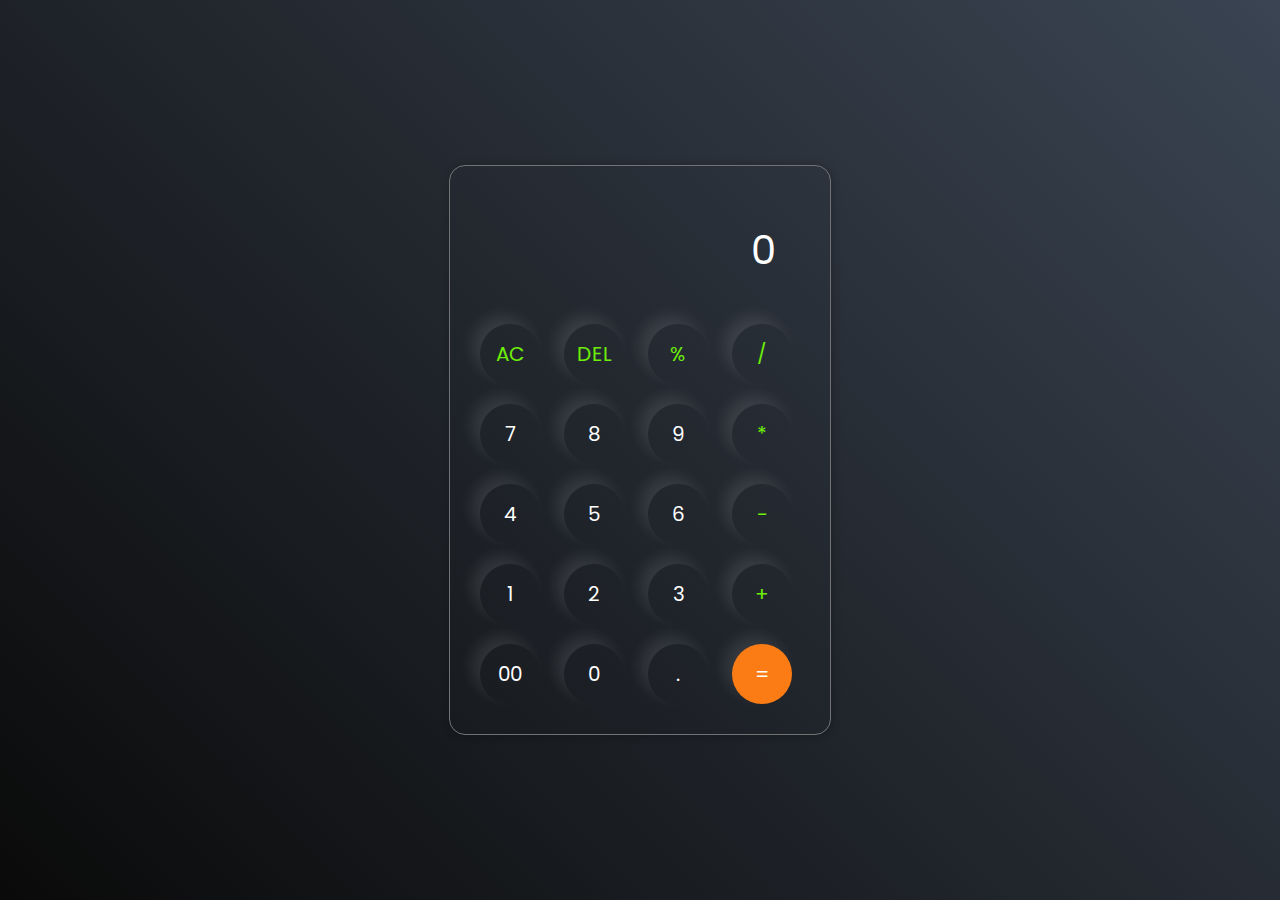
<file: Calculator/index.html>
<!DOCTYPE html>
<html lang="en">

<head>
    <meta charset="UTF-8" />
    <meta http-equiv="X-UA-Compatible" content="IE=edge" />
    <meta name="viewport" content="width=device-width, initial-scale=1.0" />
    <link rel="stylesheet" href="styles.css" />
    <title>Calculator</title>
</head>

<body>
    <div class="container">
        <div class="calculator">
            <input type="text" id="inputBox" placeholder="0" />
            <div>
                <button class="button operator">AC</button>
                <button class="button operator">DEL</button>
                <button class="button operator">%</button>
                <button class="button operator">/</button>
            </div>
            <div>
                <button class="button">7</button>
                <button class="button">8</button>
                <button class="button">9</button>
                <button class="button operator">*</button>
            </div>
            <div>
                <button class="button">4</button>
                <button class="button">5</button>
                <button class="button">6</button>
                <button class="button operator">-</button>
            </div>
            <div>
                <button class="button">1</button>
                <button class="button">2</button>
                <button class="button">3</button>
                <button class="button operator">+</button>
            </div>

            <div>
                <button class="button">00</button>
                <button class="button">0</button>
                <button class="button">.</button>
                <button class="button equalBtn">=</button>
            </div>
        </div>
    </div>

    <script src="script.js"></script>
</body>

</html>
</file>
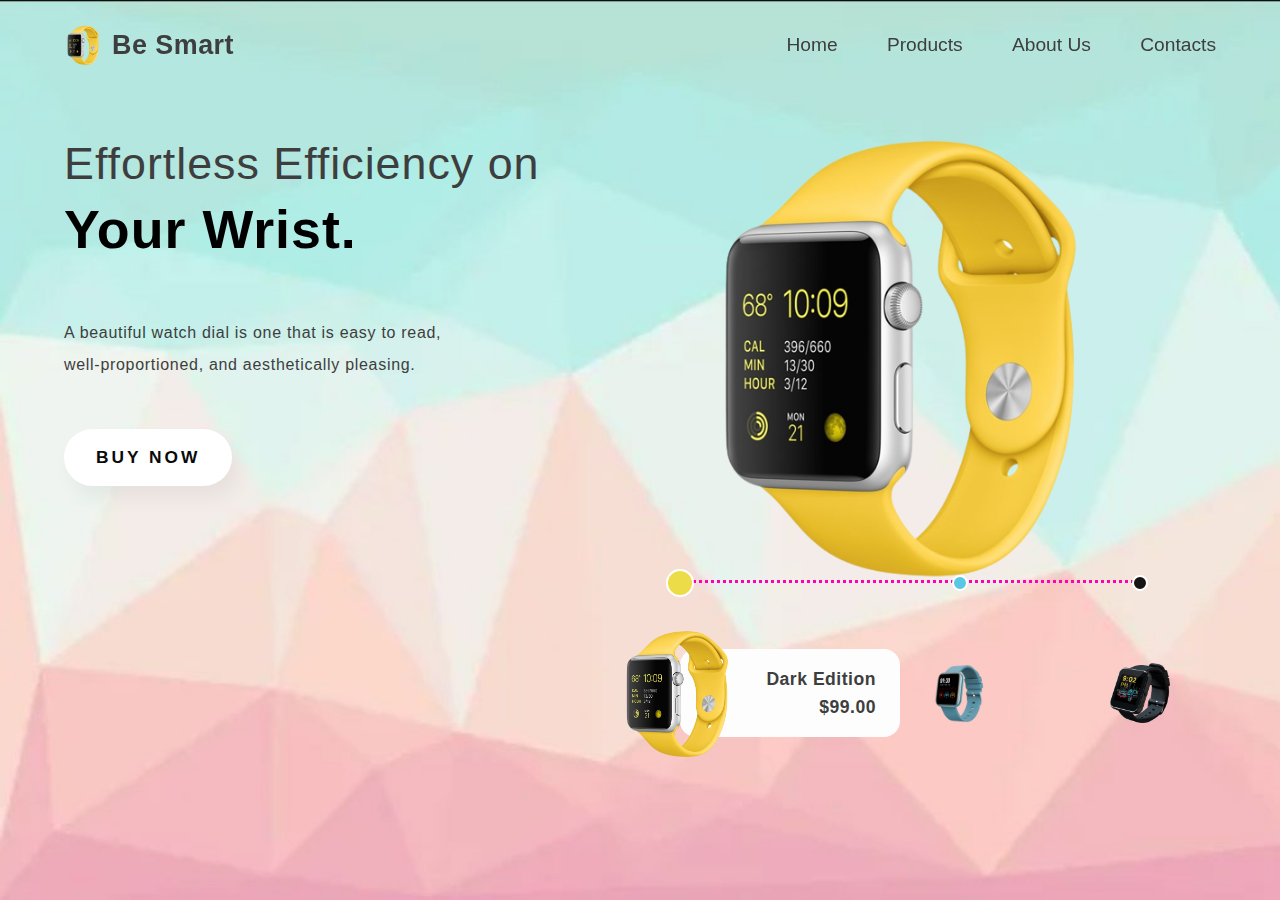
<file: Landing_Page/index.html>
<!DOCTYPE html>
<html lang="en">
<head>
    <meta charset="UTF-8">
    <meta name="viewport" content="width=device-width, initial-scale=1.0">
    <title>Product Landing Page</title>
    <link rel="stylesheet" href="styles.css">
</head>
<body>
    <header>
        <div class="logo">
            <img src="images/yellow.png" alt="watch logo">
                Be Smart
        </div>

        <ul class="menu-list">
            <li>Home</li>
            <li class="active">Products</li>
            <li>About Us</li>
            <li>Contacts</li>
        </ul>
    </header>

    <section class="main">

        <section class="left">
            <p class="title">Effortless Efficiency on <strong> Your Wrist.</strong></p>
            <p class="msg">A beautiful watch dial is one that is easy to read, well-proportioned, and aesthetically pleasing.</p>
            <button class="btn"><span>Buy Now </span>
        </section>

        <section class="right">
            <img src="images/yellow.png" alt="smart watch">
            <div class="colors">
                
                <div class="item yellow active">
                <div class="color-selector"></div>
                <div class="additional-info">
                    <p>Dark Edition</p>
                    <p>$99.00</p>
                </div>
                <img src="images/yellow.png" alt="black color">
                </div>

                <div class="item blue">
                <div class="color-selector"></div>
                <img src="images/blue.png" alt="blue color">
                </div>

                <div class="item black">
                <div class="color-selector"></div>
                <img src="images/smartwatch.png" alt="black color">
                </div>
            </div>
        </section>
    </section>

</body>
</html>
</file>
<file: Calculator/styles.css>
@import url('https://fonts.googleapis.com/css2?family=Poppins:wght@500&display=swap');

* {
    margin: 0;
    padding: 0;
    box-sizing: border-box;
    font-family: 'Poppins', sans-serif;
}

body {
    width: 100%;
    height: 100vh;
    display: flex;
    justify-content: center;
    align-items: center;
    background: linear-gradient(45deg, #0a0a0a, #3a4452);
}

.calculator {
    border: 1px solid #717377;
    padding: 20px;
    border-radius: 16px;
    background: transparent;
    box-shadow: 1px 1px 8px rgba(0, 0, 0, 0.25);

}

input {
    width: 320px;
    border: none;
    padding: 24px;
    margin: 10px;
    background: transparent;
    box-shadow: 0px 3px 15px rgbs(84, 84, 84, 0.1);
    font-size: 40px;
    text-align: right;
    cursor: pointer;
    color: #ffffff;
}

input::placeholder {
    color: #ffffff;
}

button {
    border: none;
    width: 60px;
    height: 60px;
    margin: 10px;
    border-radius: 50%;
    background: transparent;
    color: #ffffff;
    font-size: 20px;
    box-shadow: -8px -8px 15px rgba(255, 255, 255, 0.1);
    cursor: pointer;
}

.equalBtn {
    background-color: #fb7c14;
}

.operator {
    color: #6dee0a;
}
</file>
<file: Landing_Page/styles.css>
* {
    margin: 0;
    padding: 0;
    box-sizing: border-box;
    font-family: 'Montserrat', sans-serif;
}

body {
    min-height: 100vh;
    display: flex;
    flex-direction: column;
    color: #3e3e3e;
    background: url(./images/bg.jpg) no-repeat 0 0;
    background-size: cover;
}

header {
    position: fixed;
    top: 0;
    height: 90px;
    width: 100%;
    display: flex;
    justify-content: space-between;
    align-items: center;
    padding: 0 64px;
    font-size: 1.2em;
    z-index: 2;
}

.logo {
    cursor: pointer;
    display: flex;
    align-items: center;
    font-weight: bold;
    font-size: 1.4em;
    letter-spacing: 0.5px;
}

.logo img {
    width: 40px;
    margin-right: 8px;
}

.menu-list li {
    list-style: none;
    display: inline-block;
    margin-left: 44px;
    cursor: pointer;
    transition: color 0.5s;
}

.menu-list li:active,
.menu-list li:hover {
    color: #000000;
    font-weight: bold;
}

.main {
    padding-top: 90px;
    position: relative;
    flex: 1;
    display: flex;
}

.left {
    max-width: 50%;
    padding: 0 64px;
}

.title {
    font-size: 2.8em;
    letter-spacing: 1px;
    margin: 48px auto;
    color: #3e3e3e;
}

.title strong {
    font-size: 1.2em;
    display: block;
    line-height: 80px;
    color: #000000;
}

.msg {
    max-width: 80%;
    font-family: 'Lucida Sans', sans-serif;
    font-size: 1em;
    letter-spacing: 0.7px;
    line-height: 32px;
    margin-bottom: 48px;
}

button.btn {
    border: none;
    outline: none;
    background-color: #fff;
    color: #0a0a0a;
    padding: 18px 32px;
    display: flex;
    justify-content: center;
    align-items: center;
    border-radius: 30px;
    box-shadow: 7px 12px 20px rgba(0, 0, 0, 0.05);
    cursor: pointer;
    transition: background-color 0.5s;
}

button.btn:hover {
    background-color: #eb6151;
}

button span {
    text-transform: uppercase;
    font-size: 1.3em;
    letter-spacing: 3px;
    font-weight: bold;
}

button.cta i {
    font-size: 1.7em;
    margin-left: 16px;
}

.right {
    padding: 40px 0 0 40px;
    display: flex;
    flex-direction: column;
    align-items: center;
}

.right img {
    max-width: 450px;
}

.colors {
    display: flex;
    border-top: 3px dotted #ff00b3;
}

.colors .item {
    position: relative;
    display: flex;
    justify-content: center;
    align-items: center;
    min-width: 120px;
    min-height: 180px;
    padding-top: 40px;
}

.item img {
    position: relative;
    width: 60px;
    cursor: pointer;
    transition: width 0.5s;
}

.item img:hover {
    width: 70px;
}

.item .color-selector {
    position: absolute;
    top: 0;
    left: 50%;
    background-color: #161515;
    width: 16px;
    height: 16px;
    transform: translate(-50%, -50%);
    border: 2px solid #fff;
    border-radius: 50%;
}

.item.blue .color-selector {
    background-color: #57c7e4;
}

.item.yellow .color-selector {
    background-color: #ecdc47;
}

.item:first-child {
    transform: translateX(-50%);
}

.item:last-child {
    transform: translateX(50%);
}

.item.active img {
    width: 130px;
}

.item.active .color-selector {
    width: 28px;
    height: 28px;
}

.item.active {
    min-width: 220px;
}

.additional-info {
    background-color: #fdfdfd;
    border-radius: 16px;
    position: absolute;
    left: 50%;
    width: 100%;
    text-align: right;
    padding: 16px 24px;
    line-height: 28px;
    font-size: 1.1em;
    letter-spacing: 0.5px;
    font-weight: bold;
}

.additional-info:hover {
    background-color: rgb(99, 109, 109);
    color: #fff;
}
</file>
